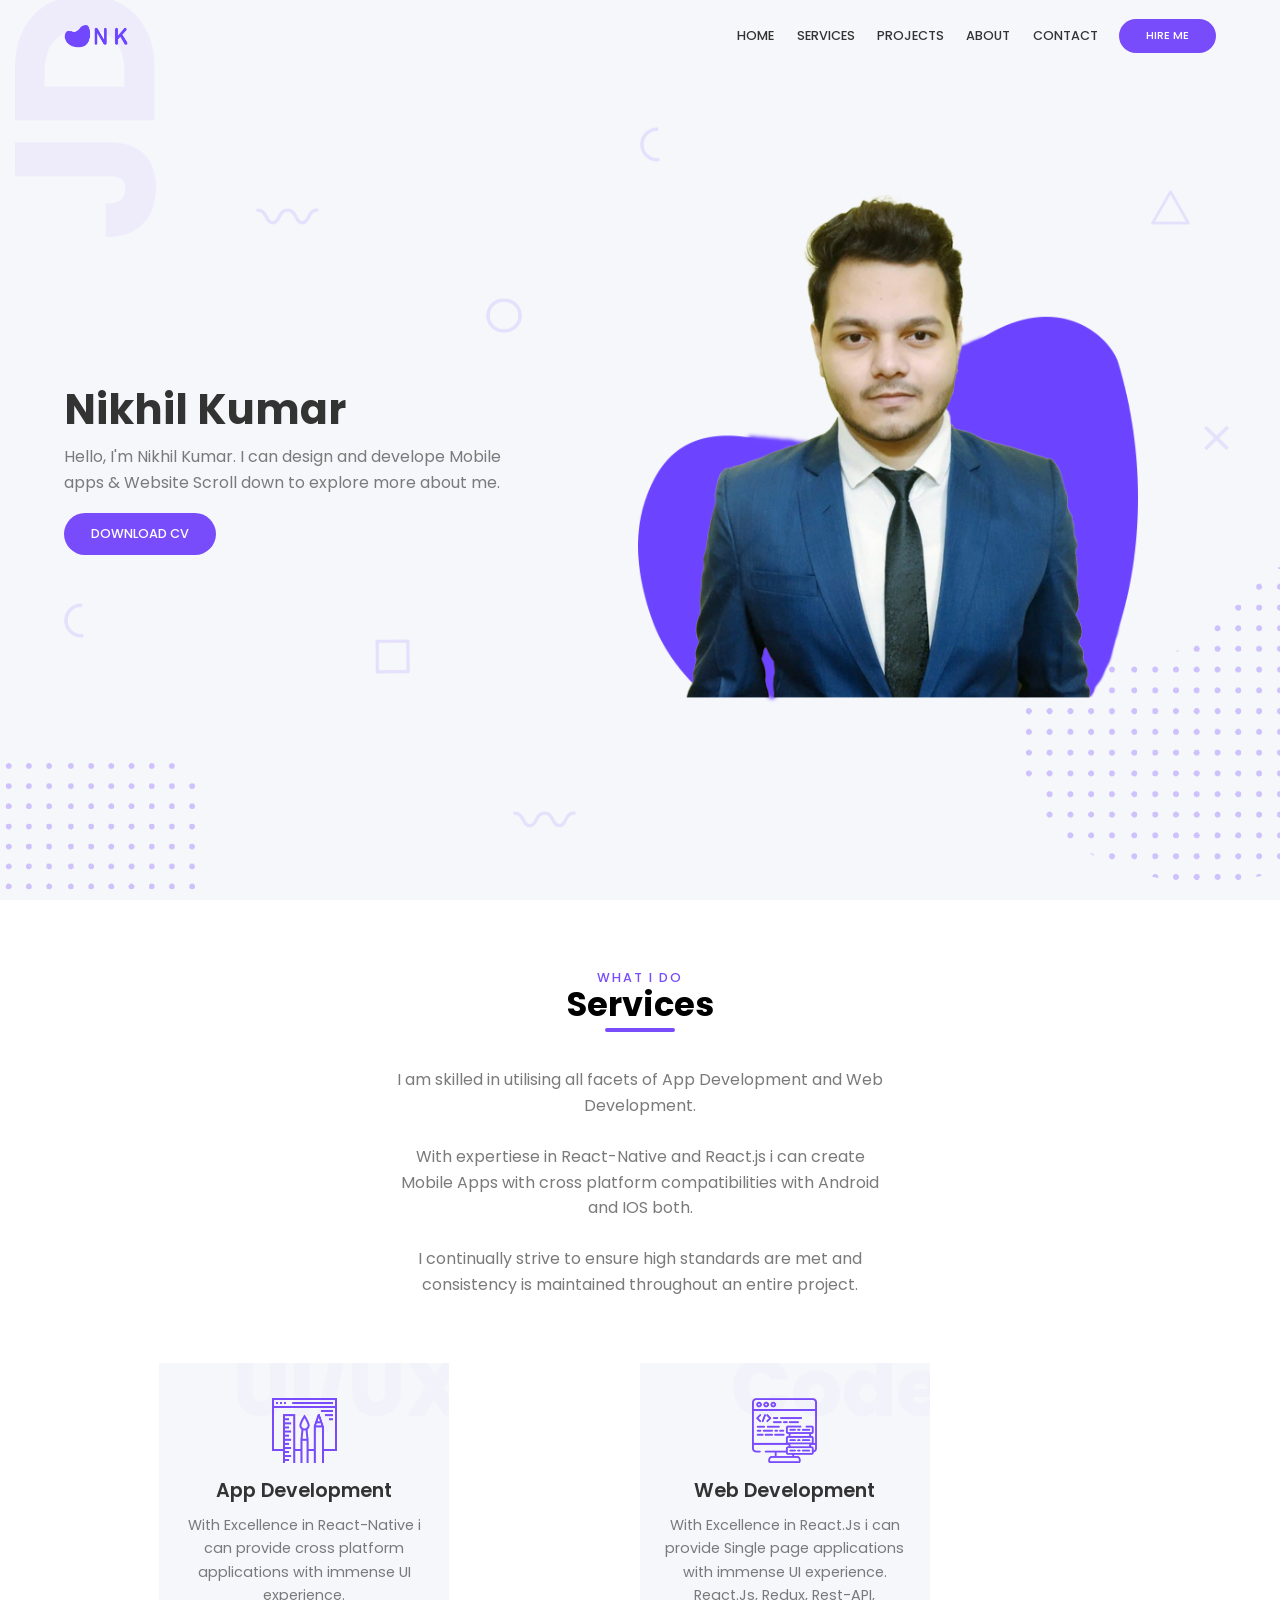
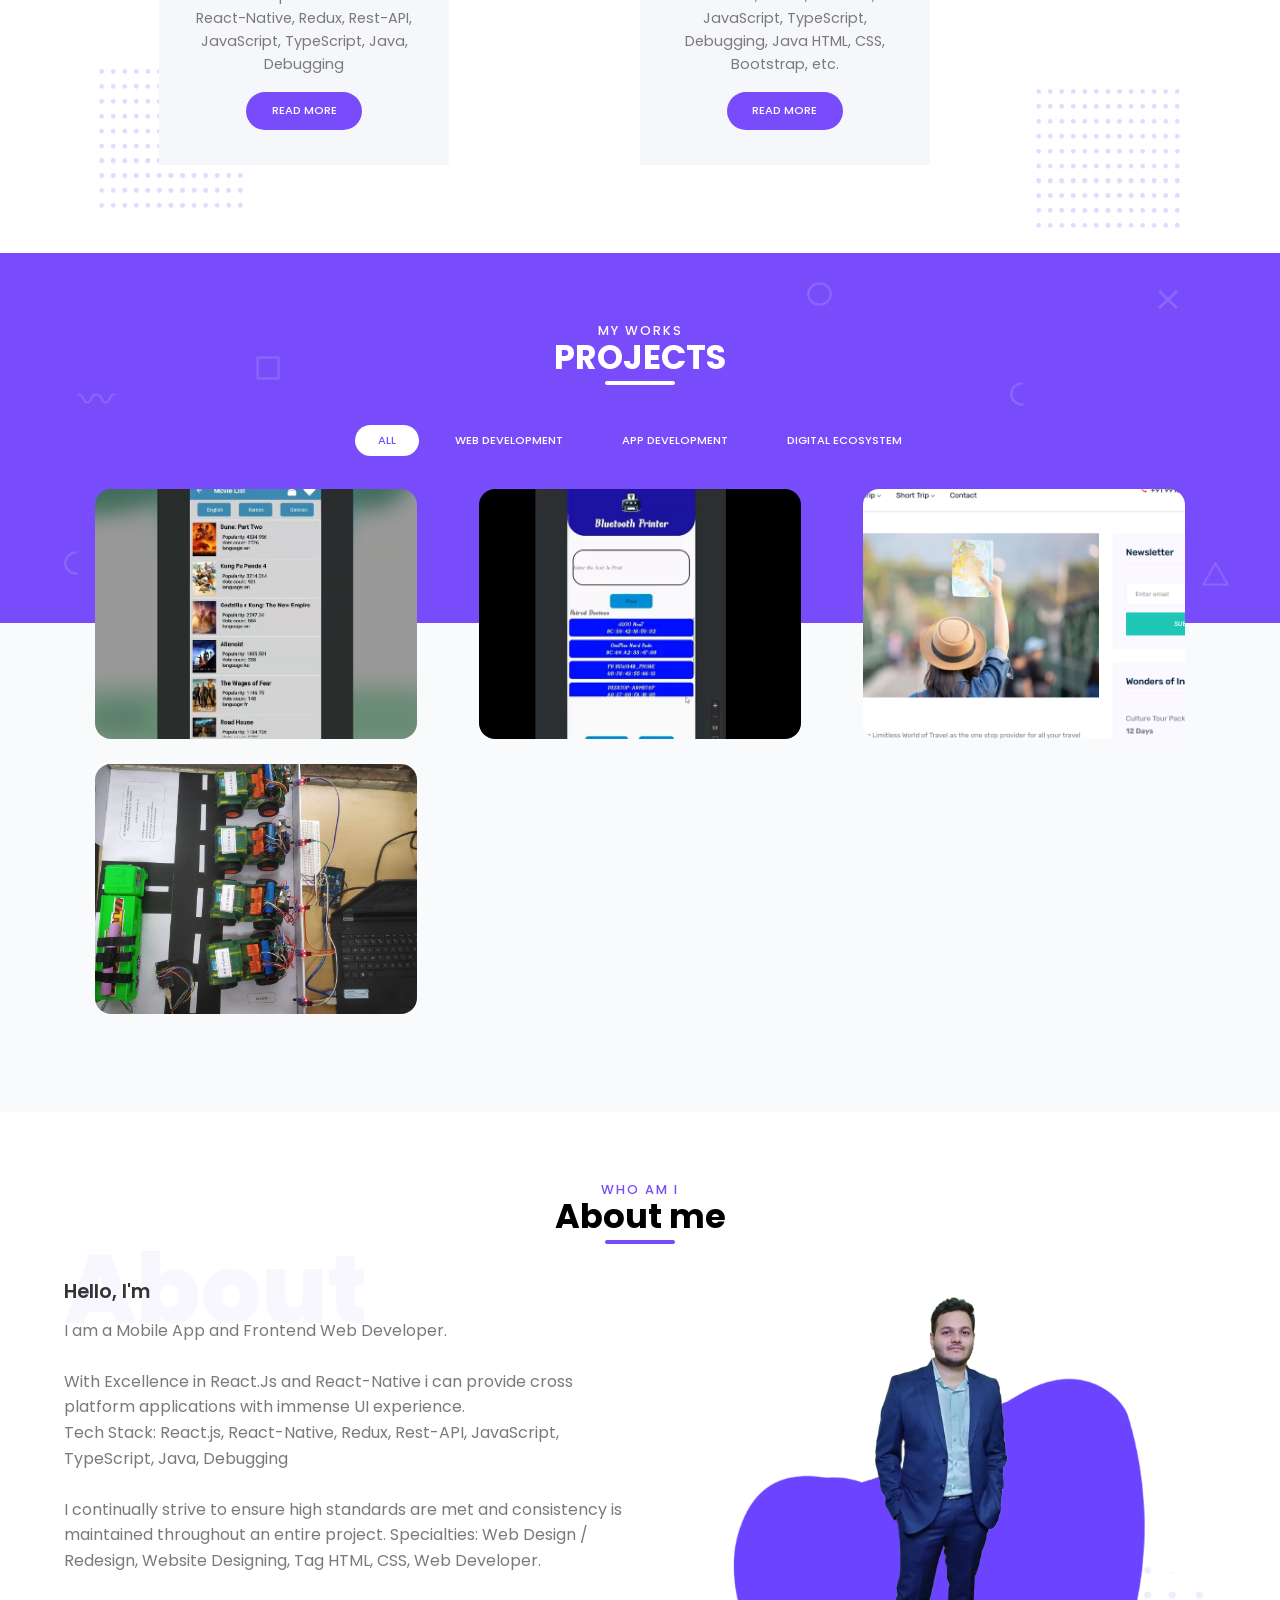
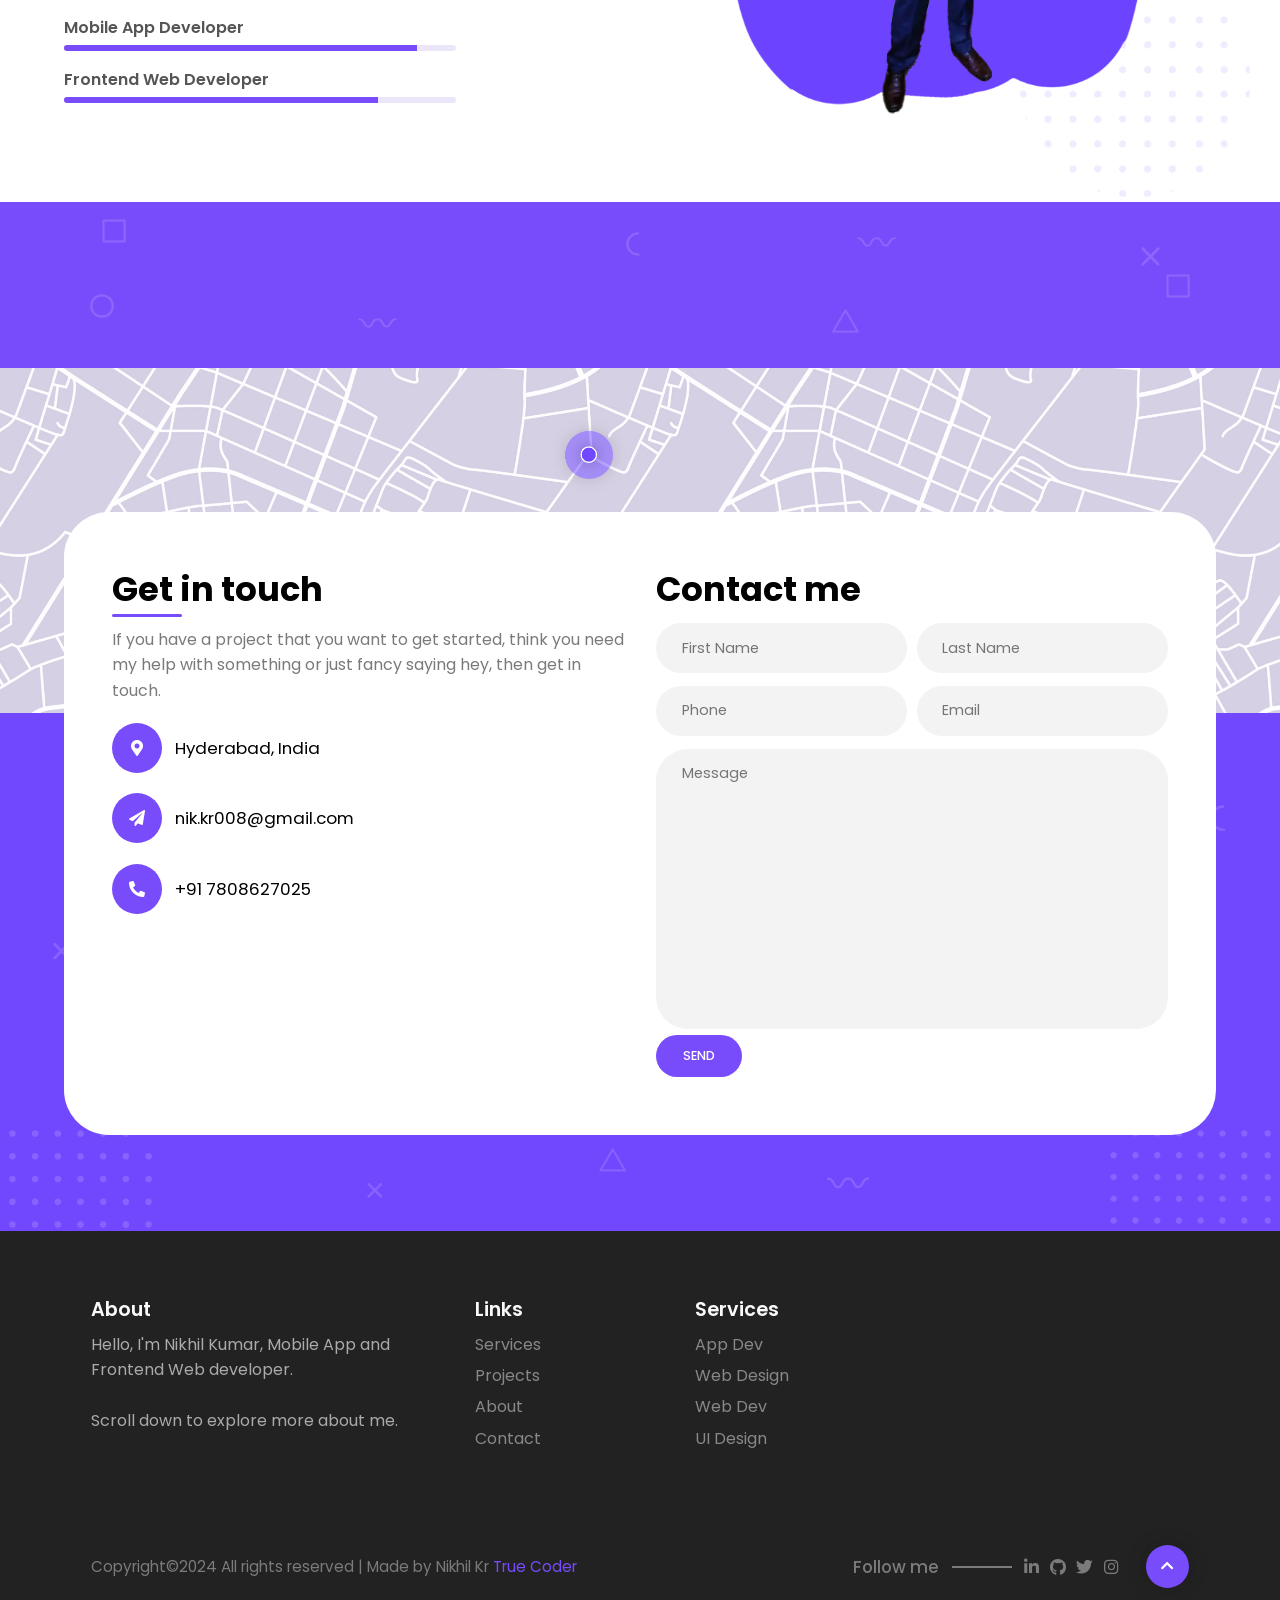
<file: index.html>
<!DOCTYPE html>
<html lang="en">
  <head>
    <meta charset="UTF-8" />
    <meta name="viewport" content="width=device-width, initial-scale=1.0" />
    <title>Nikhil Kumar</title>
    <link
      rel="stylesheet"
      href="https://cdnjs.cloudflare.com/ajax/libs/font-awesome/5.15.1/css/all.min.css"
    />
    <link
      rel="stylesheet"
      href="https://unpkg.com/swiper/swiper-bundle.min.css"
    />
    <link rel="stylesheet" href="./css/style.css" />
  </head>
  <body>
    <main>
      <header id="header">
        <div class="overlay overlay-lg">
          <img src="./img/shapes/square.png" class="shape square" alt="" />
          <img src="./img/shapes/circle.png" class="shape circle" alt="" />
          <img src="./img/shapes/half-circle.png" class="shape half-circle1" alt="" />
          <img src="./img/shapes/half-circle.png" class="shape half-circle2" alt="" />
          <img src="./img/shapes/x.png" class="shape xshape" alt="" />
          <img src="./img/shapes/wave.png" class="shape wave wave1" alt="" />
          <img src="./img/shapes/wave.png" class="shape wave wave2" alt="" />
          <img src="./img/shapes/triangle.png" class="shape triangle" alt="" />
          <img src="./img/shapes/letters.png" class="letters" alt="" />
          <img src="./img/shapes/points1.png" class="points points1" alt="" />
        </div>

        <nav>
          <div class="container">
            <div class="logo">
              <img src="./img/logo.png" alt="" />
            </div>

            <div class="links">
              <ul>
                <li>
                  <a href="#header">Home</a>
                </li>
                <li>
                  <a href="#services">Services</a>
                </li>
                <li>
                  <a href="#portfolio">Projects</a>
                </li>
                <li>
                  <a href="#about">About</a>
                </li>
                <!-- <li>
                  <a href="#testimonials">Testimonials</a>
                </li> -->
                <li>
                  <a href="#contact">Contact</a>
                </li>
                <li>
                  <a href="#hireme" class="active">Hire me</a>
                </li>
              </ul>
            </div>

            <div class="hamburger-menu">
              <div class="bar"></div>
            </div>
          </div>
        </nav>

        <div class="header-content">
          <div class="container grid-2">
            <div class="column-1">
              <h1 class="header-title">Nikhil Kumar</h1>
              <p class="text">
                Hello, I'm Nikhil Kumar. I can design and develope Mobile apps & Website
                Scroll down to explore more about me.
              </p>
              <a href="data/resume.pdf" class="btn">Download CV</a>
            </div>

            <div class="column-2 image">
              <img
                src="./img/shapes/points2.png"
                class="points points2"
                alt=""
              />
              <img src="./img/person.png" class="img-element z-index" alt="" />
            </div>
          </div>
        </div>
      </header>

      <section class="services section" id="services">
        <div class="container">
          <div class="section-header">
            <h3 class="title" data-title="What I Do">Services</h3>
            <p class="text">
              <br>
              I am skilled in utilising all facets of App Development and Web Development.
              <br><br>
              With expertiese in React-Native and React.js i can create
              <br>
              Mobile Apps with cross platform compatibilities with Android and IOS both.
              <br><br>
              I continually strive to ensure high standards are met and consistency is maintained throughout an entire project.
              <br><br>
            </p>
          </div>

          <div class="cards">
            <div class="card-wrap">
              <img
                src="./img/shapes/points3.png"
                class="points points1 points-sq"
                alt=""
              />
              <div class="card" data-card="UI/UX">
                <div class="card-content z-index">
                  <img src="./img/design-icon.png" class="icon" alt="" />
                  <h3 class="title-sm">App Development</h3>
                  <p class="text">
                    With Excellence in React-Native i can provide cross platform applications with immense UI experience.
                    <br>
                    React-Native, Redux, Rest-API, JavaScript, TypeScript, Java, Debugging
                  </p>
                  <a href="#" class="btn small">Read more</a>
                </div>
              </div>
            </div>

            <div class="card-wrap">
              <div class="card" data-card="Code">
                <div class="card-content z-index">
                  <img src="./img/code-icon.png" class="icon" alt="" />
                  <h3 class="title-sm">Web Development</h3>
                  <p class="text">
                    With Excellence in React.Js i can provide Single page applications with immense UI experience.
                    <br>
                    React.Js, Redux, Rest-API, JavaScript, TypeScript, Debugging, Java
                    HTML, CSS, Bootstrap, etc.
                  </p>
                  <a href="#" class="btn small">Read more</a>
                </div>
              </div>
            </div>

            <div class="card-wrap">
              <img
                src="./img/shapes/points3.png"
                class="points points2 points-sq"
                alt=""
              />
            </div>
          </div>
        </div>
      </section>

      <section class="portfolio section" id="portfolio">
        <div class="background-bg">
          <div class="overlay overlay-sm">
            <img
              src="./img/shapes/half-circle.png"
              class="shape half-circle1"
              alt=""
            />
            <img
              src="./img/shapes/half-circle.png"
              class="shape half-circle2"
              alt=""
            />
            <img src="./img/shapes/square.png" class="shape square" alt="" />
            <img src="./img/shapes/wave.png" class="shape wave" alt="" />
            <img src="./img/shapes/circle.png" class="shape circle" alt="" />
            <img
              src="./img/shapes/triangle.png"
              class="shape triangle"
              alt=""
            />
            <img src="./img/shapes/x.png" class="shape xshape" alt="" />
          </div>
        </div>

        <div class="container">
          <div class="section-header">
            <h3 class="title" data-title="My works">PROJECTS</h3>
          </div>

          <div class="section-body">
            <div class="filter">
              <button class="filter-btn active" data-filter="*">All</button>
              <button class="filter-btn" data-filter=".webdev">web Development</button>
              <button class="filter-btn" data-filter=".appdev">App Development</button>
              <button class="filter-btn" data-filter=".digital">Digital ecosystem</button>
<!--              <button class="filter-btn" data-filter=".logo-design">Logo Design</button>      -->
            </div>

            <div class="grid">
              
              <div class="grid-item appdev">
                <div class="gallery-image">
                  <img src="./img/portfolio/moviesApp.png" alt="" />
                  <div class="img-overlay">
                    <div class="plus"></div>
                    <div class="img-description">
                      <h3>Movies Suggestion App</h3>
                      <h5>View Demo</h5>
                    </div>
                  </div>
                </div>
              </div>

              <div class="grid-item appdev">
                <div class="gallery-image">
                  <img src="./img/portfolio/bluetoothPrinter.png" alt="" />
                  <div class="img-overlay">
                    <div class="plus"></div>
                    <div class="img-description">
                      <h3>Bluetooth Thermal Printer</h3>
                      <h5>View Demo</h5>
                    </div>
                  </div>
                </div>
              </div>
      
              <div class="grid-item webdev">
                <div class="gallery-image">
                  <img src="./img/portfolio/port1.png" alt="" />
                  <div class="img-overlay">
                    <div class="plus"></div>
                    <div class="img-description">
                      <h3>Travel website</h3>
                      <h5>View Demo</h5>
                    </div>
                  </div>
                </div>
              </div>

              <div class="grid-item digital">
                <div class="gallery-image">
                  <img src="./img/portfolio/port2.jpg" alt="" />
                  <div class="img-overlay">
                    <div class="plus"></div>
                    <div class="img-description">
                      <h3>Digital Ecosystem</h3>
                      <h5>View Demo</h5>
                    </div>
                  </div>
                </div>
              </div>
            </div>

            <!-- <div class="more-folio">
              <a href="#" class="btn">More Folio</a>
            </div> -->
          </div>
        </div>
      </section>

      <section class="about section" id="about">
        <div class="container">
          <div class="section-header">
            <h3 class="title" data-title="Who Am I">About me</h3>
          </div>

          <div class="section-body grid-2">
            <div class="column-1">
              <h3 class="title-sm">Hello, I'm</h3>
              <p class="text" style="font-size: 1rem;">
              I am a Mobile App and Frontend Web Developer.
              <br><br>
              With Excellence in React.Js and React-Native i can provide cross platform applications with immense UI experience.
              <br>
              Tech Stack: React.js, React-Native, Redux, Rest-API, JavaScript, TypeScript, Java, Debugging
              <br><br>
              I continually strive to ensure high standards are met and consistency is maintained throughout an entire project. Specialties: Web Design / Redesign, Website Designing,
              Tag HTML, CSS, Web Developer. 
              <br><br>
            </p>
              <div class="skills">
                <div class="skill html">
                  <h3 class="skill-title">Mobile App Developer</h3>
                  <div class="skill-bar">
                    <div class="skill-progress" data-progress="90%"></div>
                  </div>
                </div>
                <div class="skill css">
                  <h3 class="skill-title">Frontend Web Developer</h3>
                  <div class="skill-bar">
                    <div class="skill-progress" data-progress="80%"></div>
                  </div>
                </div>
                <!-- <div class="skill js">
                  <h3 class="skill-title">JavaScript</h3>
                  <div class="skill-bar">
                    <div class="skill-progress" data-progress="80%"></div>
                  </div>
                </div> -->
              </div>
            </div>

            <div class="column-2 image">
              <img src="./img/shapes/points4.png" class="points" alt="" />
              <img src="./img/about.png" class="z-index" alt="" />
            </div>
          </div>
        </div>
      </section>

      <section class="records">
        <div class="overlay overlay-sm">
          <img src="./img/shapes/square.png" alt="" class="shape square1" />
          <img src="./img/shapes/square.png" alt="" class="shape square2" />
          <img src="./img/shapes/circle.png" alt="" class="shape circle" />
          <img
            src="./img/shapes/half-circle.png"
            alt=""
            class="shape half-circle"
          />
          <img src="./img/shapes/wave.png" alt="" class="shape wave wave1" />
          <img src="./img/shapes/wave.png" alt="" class="shape wave wave2" />
          <img src="./img/shapes/x.png" alt="" class="shape xshape" />
          <img src="./img/shapes/triangle.png" alt="" class="shape triangle" />
        </div>

      <!--  <div class="container">
          <div class="wrap">
            <div class="record-circle">
              <h2 class="number" data-num="235">0</h2>
              <h4 class="sub-title">portfolio</h4>
            </div>
          </div>

          <div class="wrap">
            <div class="record-circle active">
              <h2 class="number" data-num="174">0</h2>
              <h4 class="sub-title">Happy Clients</h4>
            </div>
          </div>

          <div class="wrap">
            <div class="record-circle">
              <h2 class="number" data-num="892">0</h2>
              <h4 class="sub-title">Work Hour</h4>
            </div>
          </div>

          <div class="wrap">
            <div class="record-circle">
              <h2 class="number" data-num="368">0</h2>
              <h4 class="sub-title">Awards</h4>
            </div>
          </div>
        </div>-->
      </section>

      <!--<section class="blog section">
        <div class="container">
          <div class="section-header">
            <h3 class="title" data-title="Last News">My blog</h3>
            <p class="text">
              Lorem ipsum dolor sit amet consectetur, adipisicing elit. Illo,
              deserunt?
            </p>
          </div>

          <div class="blog-wrapper">
            <div class="blog-wrap">
              <img
                src="./img/shapes/points3.png"
                alt=""
                class="points points-sq"
              />

              <div class="blog-card">
                <div class="blog-image">
                  <img src="./img/blog1.png" alt="" />
                </div>

                <div class="blog-content">
                  <div class="blog-info">
                    <h5 class="blog-date">March, 19 2020</h5>
                    <h5 class="blog-user"><i class="fas fa-user"></i>Admin</h5>
                  </div>
                  <h3 class="title-sm">This is a short title</h3>
                  <p class="blog-text">
                    Lorem ipsum, dolor sit amet elit. rem poimus? Tempora
                    expedita eos autem! Lorem ipsum, dolor sit met.
                  </p>
                  <a href="#" class="btn small">Read more</a>
                </div>
              </div>
            </div>

            <div class="blog-wrap">
              <div class="blog-card">
                <div class="blog-image">
                  <img src="./img/blog2.png" alt="" />
                </div>

                <div class="blog-content">
                  <div class="blog-info">
                    <h5 class="blog-date">August, 02 2020</h5>
                    <h5 class="blog-user"><i class="fas fa-user"></i>Admin</h5>
                  </div>
                  <h3 class="title-sm">This is a short title</h3>
                  <p class="blog-text">
                    Lorem ipsum, dolor sit amet elit. Sint atque culpa repellat
                    sunt sit amet nobis! Lorem ipsum dolor sit amet.
                  </p>
                  <a href="#" class="btn small">Read more</a>
                </div>
              </div>
            </div>

            <div class="blog-wrap">
              <div class="blog-card">
                <div class="blog-image">
                  <img src="./img/blog3.png" alt="" />
                </div>

                <div class="blog-content">
                  <div class="blog-info">
                    <h5 class="blog-date">December, 12 2020</h5>
                    <h5 class="blog-user"><i class="fas fa-user"></i>Admin</h5>
                  </div>
                  <h3 class="title-sm">This is a short title</h3>
                  <p class="blog-text">
                    Lorem ipsum dolor sit, amet elit. enim numquam, laborum
                    earum? Lorem ipsum dolor sit amet.
                  </p>
                  <a href="#" class="btn small">Read more</a>
                </div>
              </div>
            </div>
          </div>
        </div>
      </section>-->

      <!-- <section class="testimonials section" id="testimonials">
        <div class="container">
          <div class="section-header">
            <h3 class="title" data-title="What People Say">Testimonials</h3>
          </div>

          <div class="testi-content grid-2">
            <div class="column-1 reviews">
              <div class="swiper-container">
                <div class="swiper-wrapper">
                  <div class="swiper-slide review">
                    <i class="fas fa-quote-left quote"></i>
                    <div class="rate">
                      <i class="fas fa-star"></i>
                      <i class="fas fa-star"></i>
                      <i class="fas fa-star"></i>
                      <i class="fas fa-star"></i>
                      <i class="fas fa-star"></i>
                    </div>

                    <p class="review-text">
                      Lorem, ipsum dolor sit amet consectetur adipisicing elit.
                      Laudantium adipisci veniam debitis quas, sapiente
                      repellendus mollitia. Laboriosam labore voluptate quos?
                    </p>

                    <div class="review-info">
                      <h3 class="review-name">Matias Butt</h3>
                      <h5 class="review-job">Photographer, Paris</h5>
                    </div>
                  </div>

                  <div class="swiper-slide review">
                    <i class="fas fa-quote-left quote"></i>
                    <div class="rate">
                      <i class="fas fa-star"></i>
                      <i class="fas fa-star"></i>
                      <i class="fas fa-star"></i>
                      <i class="fas fa-star"></i>
                      <i class="fas fa-star"></i>
                    </div>

                    <p class="review-text">
                      Lorem ipsum dolor, sit amet consectetur adipisicing elit.
                      Fugiat voluptate consequatur aut tenetur fugit error
                      molestiae quaerat ex odio rem?
                    </p>

                    <div class="review-info">
                      <h3 class="review-name">Romeo Herbert</h3>
                      <h5 class="review-job">CEO, Munich</h5>
                    </div>
                  </div>

                  <div class="swiper-slide review">
                    <i class="fas fa-quote-left quote"></i>
                    <div class="rate">
                      <i class="fas fa-star"></i>
                      <i class="fas fa-star"></i>
                      <i class="fas fa-star"></i>
                      <i class="fas fa-star"></i>
                      <i class="fas fa-star"></i>
                    </div>

                    <p class="review-text">
                      Lorem ipsum dolor sit amet consectetur adipisicing elit.
                      Cupiditate voluptatum enim nemo quod amet dolorum aliquam,
                      sapiente omnis eaque consectetur.
                    </p>

                    <div class="review-info">
                      <h3 class="review-name">Jack Costa</h3>
                      <h5 class="review-job">Director of THR, London</h5>
                    </div>
                  </div>

                  <div class="swiper-slide review">
                    <i class="fas fa-quote-left quote"></i>
                    <div class="rate">
                      <i class="fas fa-star"></i>
                      <i class="fas fa-star"></i>
                      <i class="fas fa-star"></i>
                      <i class="fas fa-star"></i>
                      <i class="fas fa-star"></i>
                    </div>

                    <p class="review-text">
                      Lorem ipsum dolor sit amet consectetur, adipisicing elit.
                      Perspiciatis ab incidunt, dicta quam inventore ipsum
                      dolor. Consectetur nam incidunt error!
                    </p>

                    <div class="review-info">
                      <h3 class="review-name">Reiss Mccartney</h3>
                      <h5 class="review-job">Engineer, San Francisco</h5>
                    </div>
                  </div>
                </div>

                <div class="review-nav swiper-button-prev">
                  <i class="fas fa-long-arrow-alt-left"></i>
                </div>
                <div class="review-nav swiper-button-next">
                  <i class="fas fa-long-arrow-alt-right"></i>
                </div>
              </div>
            </div>

            <div class="column-2 image">
              <img src="./img/testi.png" alt="" class="img-element" />
            </div>
          </div>
        </div>
      </section> -->

      <section class="contact" id="contact">
        <div class="container">
          <div class="contact-box">
            <div class="contact-info">
              <h3 class="title">Get in touch</h3>
              <p class="text">
                If you have a project that you want to get started, think you need my help with something or just fancy saying hey, then get in touch.
              </p>
              <div class="information-wrap">
                <div class="information">
                  <div class="contact-icon">
                    <i class="fas fa-map-marker-alt"></i>
                  </div>
                  <p class="info-text">Hyderabad, India</p>
                </div>

                <div class="information">
                  <div class="contact-icon">
                    <i class="fas fa-paper-plane"></i>
                  </div>
                  <p class="info-text">nik.kr008@gmail.com</p>
                </div>

                <div class="information">
                  <div class="contact-icon">
                    <i class="fas fa-phone-alt"></i>
                  </div>
                  <p class="info-text">+91 7808627025</p>
                </div>
              </div>
            </div>

            <div class="contact-form">
              <h3 class="title">Contact me</h3>
              <div class="row">
                <input
                  type="text"
                  class="contact-input"
                  placeholder="First Name"
                />
                <input
                  type="text"
                  class="contact-input"
                  placeholder="Last Name"
                />
              </div>

              <div class="row">
                <input type="text" class="contact-input" placeholder="Phone" />
                <input type="email" class="contact-input" placeholder="Email" />
              </div>

              <div class="row">
                <textarea
                  name="message"
                  class="contact-input textarea"
                  placeholder="Message"
                ></textarea>
              </div>
              <a href="#" class="btn">Send</a>
            </div>
          </div>
        </div>
      </section>

      <!-- <section class="hireme" id="hireme">
        <div class="container">
          <h3 class="title">Let's talk about a project</h3>
          <p class="text">
            If you have a project that you want to get started, think you need my help with something or just fancy saying hey, then get in touch.
              
          </p>
          <a href="#" class="btn">Hire me</a>
        </div>
      </section> -->
    </main>

    <footer class="footer">
      <div class="container">
        <div class="grid-4">
          <div class="grid-4-col footer-about">
            <h3 class="title-sm">About</h3>
            <p class="text">
              Hello, I'm Nikhil Kumar, Mobile App and Frontend Web developer.
              <br><br>
              Scroll down to explore more about me.
            </p>
          </div>

          <div class="grid-4-col footer-links">
            <h3 class="title-sm">Links</h3>
            <ul>
              <li>
                <a href="#services">Services</a>
              </li>
              <li>
                <a href="#portfolio">Projects</a>
              </li>
              <li>
                <a href="#about">About</a>
              </li>
              <!-- <li>
                <a href="#testimonials">Testimonials</a>
              </li> -->
              <li>
                <a href="#contact">Contact</a>
              </li>
            </ul>
          </div>

          <div class="grid-4-col footer-links">
            <h3 class="title-sm">Services</h3>
            <ul>
              <li>
                <a href="#">App Dev</a>
              </li>
              <li>
                <a href="#">Web Design</a>
              </li>
              <li>
                <a href="#">Web Dev</a>
              </li>
              <li>
                <a href="#">UI Design</a>
              </li>
            </ul>
          </div>

          <!--<div class="grid-4-col footer-newstletter">
            <h3 class="title-sm">Subscribe</h3>
            <p class="text">
              Lorem ipsum dolor, sit amet ipsum dolor sit amet.
            </p>
            <div class="footer-input-wrap">
              <input type="email" class="footer-input" placeholder="Email" />
              <a href="#" class="input-arrow">
                <i class="fas fa-angle-right"></i>
              </a>
            </div>
          </div>-->
        </div>

        <div class="bottom-footer">
          <div class="copyright">
            <p class="text">
              Copyright&copy;2024 All rights reserved | Made by Nikhil Kr
              <span>True Coder</span>
            </p>
          </div>

          <div class="followme-wrap">
            <div class="followme">
              <h3>Follow me</h3>
              <span class="footer-line"></span>
              <div class="social-media">
                <a href="https://www.linkedin.com/in/nikhil-kumar-523978179/">
                  <i class="fab fa-linkedin-in"></i>
                </a>
                <a href="https://github.com/nikkr008">
                  <i class="fab fa-github"></i>
                </a>
                <a href="https://twitter.com/nik102030">
                  <i class="fab fa-twitter"></i>
                </a>
                <a href="https://www.instagram.com/its_nik._/?hl=en">
                  <i class="fab fa-instagram"></i>
                </a>
                
              </div>
            </div>

            <div class="back-btn-wrap">
              <a href="#" class="back-btn">
                <i class="fas fa-chevron-up"></i>
              </a>
            </div>
          </div>
        </div>
      </div>
    </footer>

    <script src="https://cdnjs.cloudflare.com/ajax/libs/jquery/3.5.1/jquery.min.js"></script>
    <script src="./js/isotope.pkgd.min.js"></script>
    <script src="https://unpkg.com/swiper/swiper-bundle.min.js"></script>
    <script src="./js/app.js"></script>
  </body>
</html>
</file>
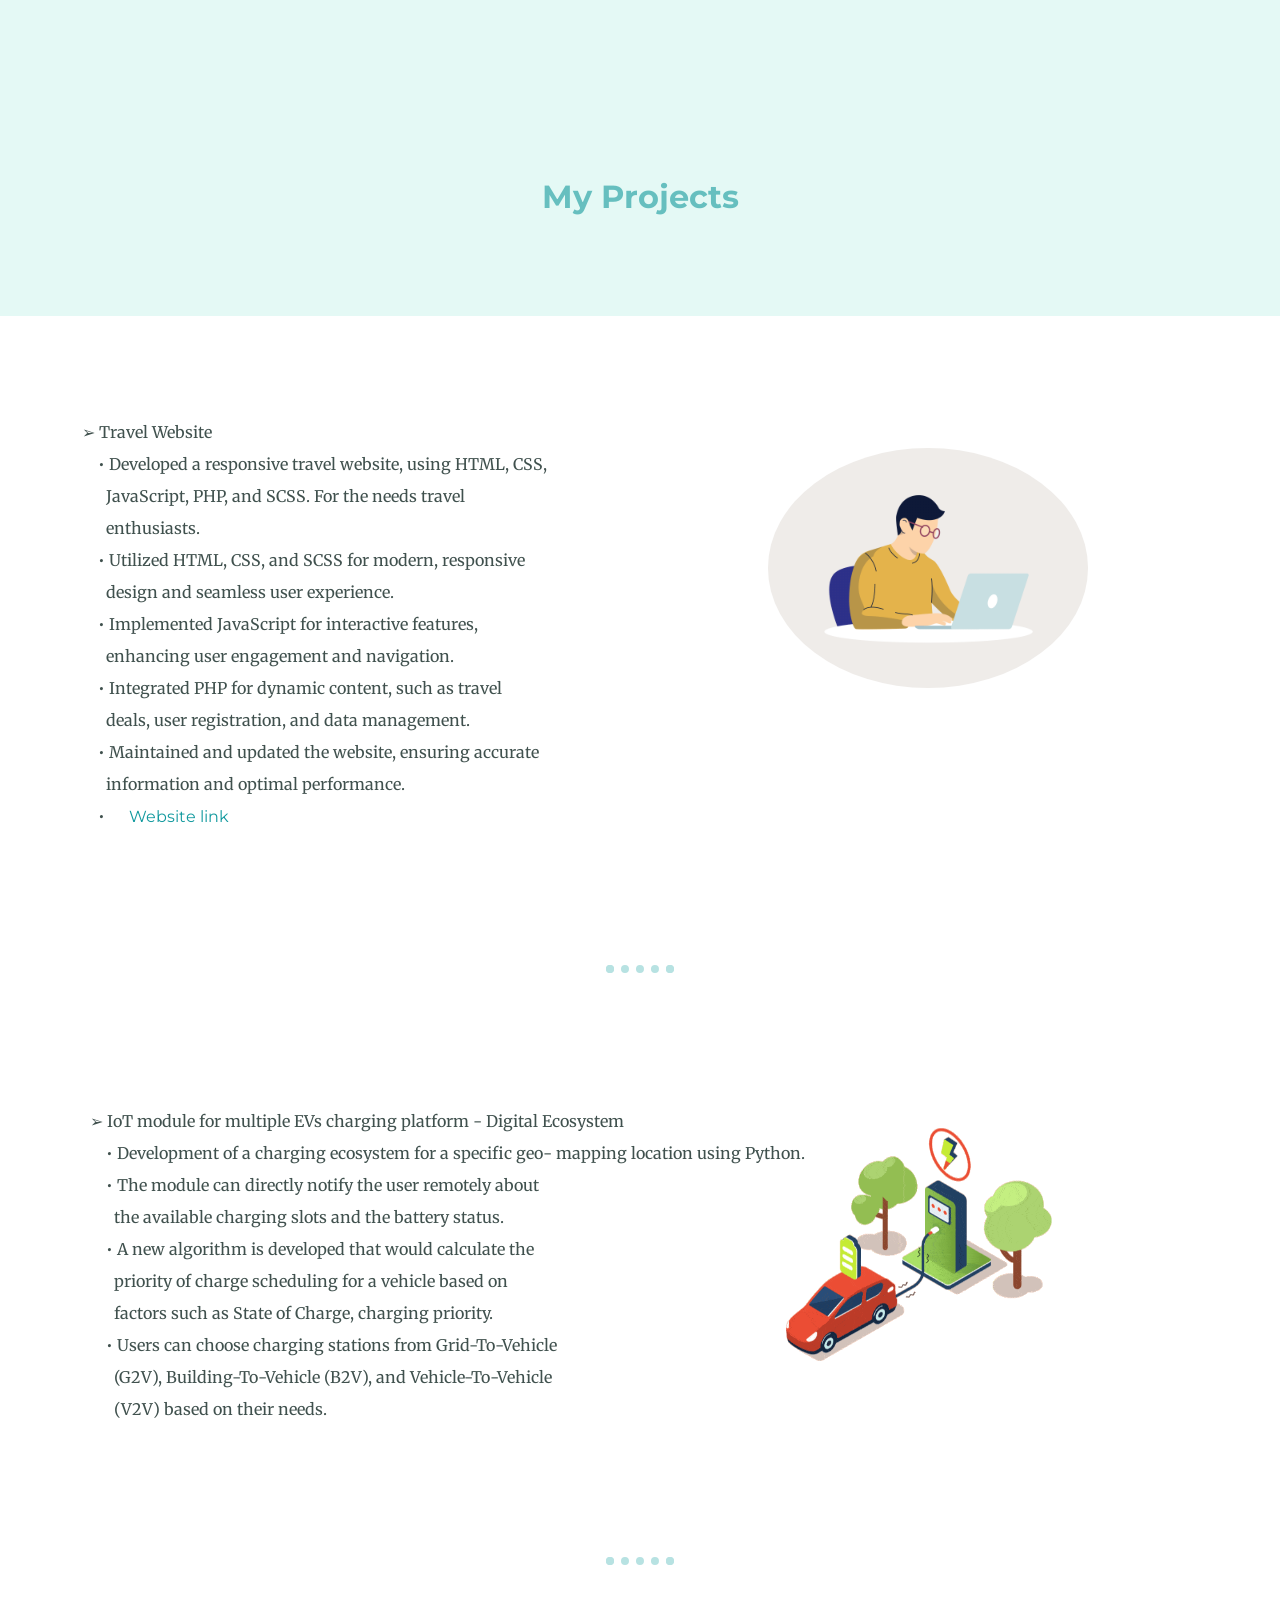
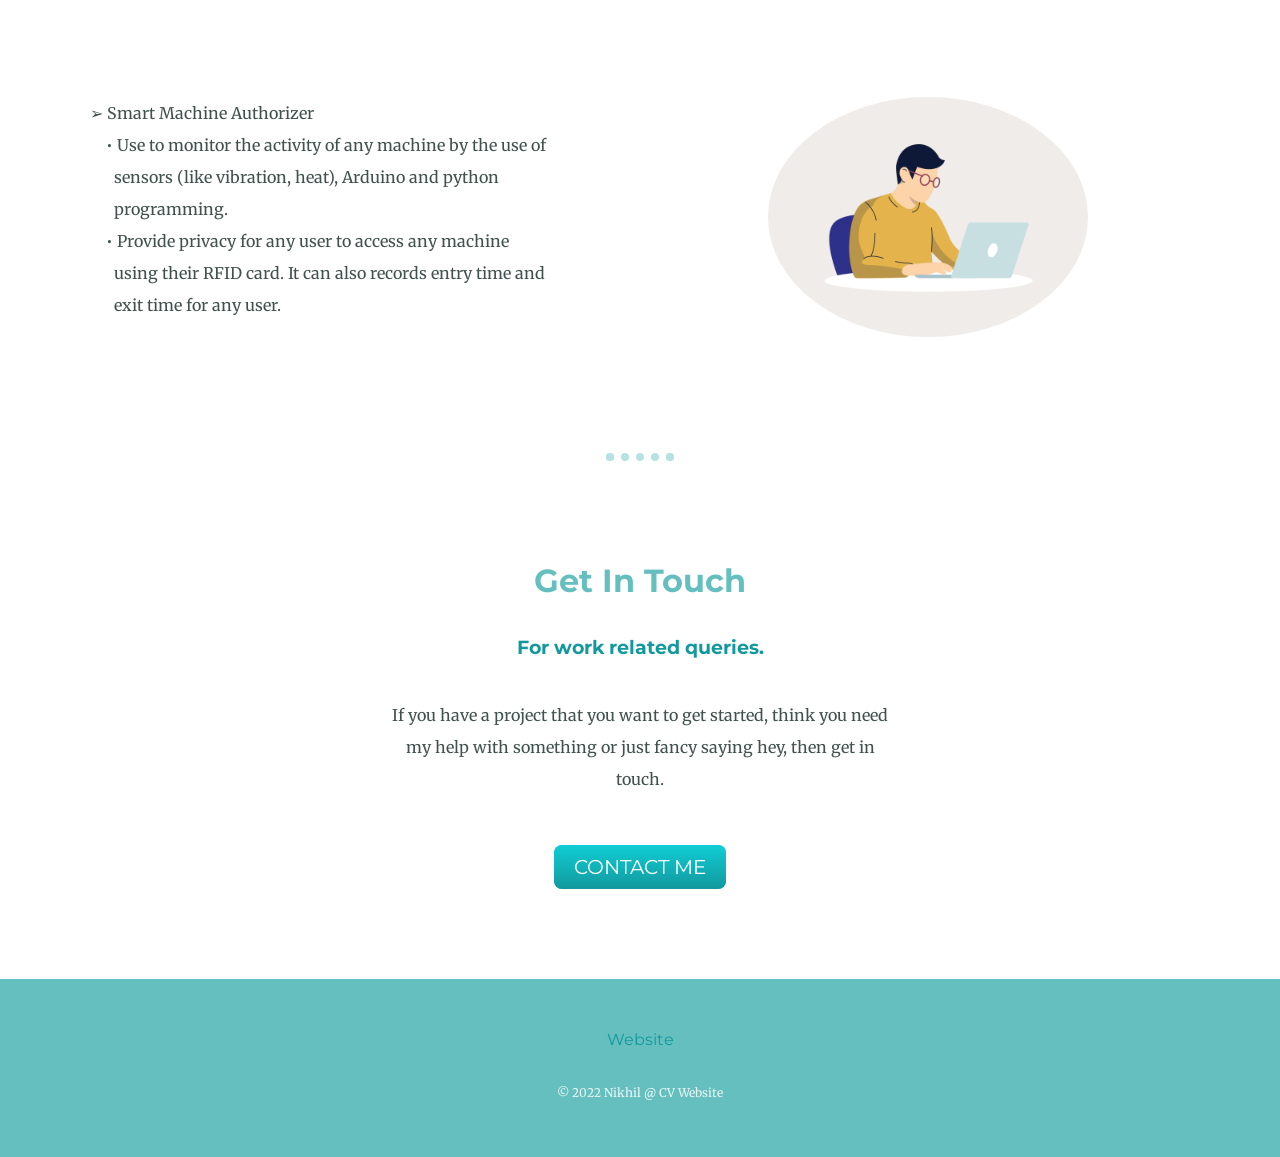
<file: Projects.html>
<!DOCTYPE html>
<html>
<head>
    <meta charset="UTF-8">
    <title>My Projects</title>
    <link rel="stylesheet" href="styles.css">
    <link href="https://fonts.googleapis.com/css?family=Merriweather|Montserrat|Sacramento" rel="stylesheet">
</head>
<body>
    <div class="top-container">
      <h2 class="project">My Projects</h2>
    </div>
    <div class="middle-container">
      <img class="working-img" src="images/working.gif" alt="working-img">
      <pre class="project_content">
        ➢ Travel Website
            • Developed a responsive travel website, using HTML, CSS,
              JavaScript, PHP, and SCSS. For the needs travel
              enthusiasts.
            • Utilized HTML, CSS, and SCSS for modern, responsive
              design and seamless user experience.
            • Implemented JavaScript for interactive features,
              enhancing user engagement and navigation.
            • Integrated PHP for dynamic content, such as travel
              deals, user registration, and data management.
            • Maintained and updated the website, ensuring accurate
              information and optimal performance.
            • <a class="footer-link" href="https://nikkr008.github.io/Travel-Site/">Website link</a>
        </pre>
        <hr>
        <img class="ev-img" src="images/ev.gif" alt="ev-img">
        <pre class="project_content">      
          ➢ IoT module for multiple EVs charging platform - Digital Ecosystem
              • Development of a charging ecosystem for a specific geo- mapping location using Python.
              • The module can directly notify the user remotely about
                the available charging slots and the battery status.
              • A new algorithm is developed that would calculate the
                priority of charge scheduling for a vehicle based on
                factors such as State of Charge, charging priority.
              • Users can choose charging stations from Grid-To-Vehicle
                (G2V), Building-To-Vehicle (B2V), and Vehicle-To-Vehicle
                (V2V) based on their needs.
        </pre>
        <hr>
        <img class="working-img" src="images/working.gif" alt="working-img">
        <pre class="project_content">      
          ➢ Smart Machine Authorizer
              • Use to monitor the activity of any machine by the use of
                sensors (like vibration, heat), Arduino and python
                programming.
              • Provide privacy for any user to access any machine
                using their RFID card. It can also records entry time and
                exit time for any user.
        </pre>
        <hr>
        <div class="contact-me">
          <h2>Get In Touch</h2>
          <h3>For work related queries.</h3>
          <p class="contact-message">If you have a project that you want to get started, think you need my help with something or just fancy saying hey, then get in touch.</p>
          <a class="btn" href="mailto:nik.kr008@gmail.com">CONTACT ME</a>
        </div>
    </div>
    
    <div class="bottom-container">
      <a class="footer-link" href="https://nikkr008.github.io/Personal-site/">Website</a>
      <p class="copyright">© 2022 Nikhil @ CV Website</p>
    </div>   
         
</body>
</html>
</file>
<file: css/style.css>
@import url("https://fonts.googleapis.com/css2?family=Poppins:wght@100;200;300;400;500;600;700;800;900&display=swap");

:root {
  --dark-one: #333;
  --dark-two: #7a7a7a;
  --main-color: #784cfb;
  --light-one: #fff;
  --light-two: #f9fafb;
  --light-three: #f6f7fb;
}

/* Genral Styles */

*,
*::before,
*::after {
  margin: 0;
  padding: 0;
  box-sizing: border-box;
}

html {
  scroll-behavior: smooth;
}

body,
button,
input,
textarea {
  font-family: "Poppins", sans-serif;
}

a {
  text-decoration: none;
}

ul {
  list-style: none;
}

img {
  width: 100%;
}

.container {
  position: relative;
  z-index: 5;
  max-width: 92rem;
  padding: 0 4rem;
  margin: 0 auto;
}

.stop-scrolling {
  height: 100%;
  overflow: hidden;
}

.grid-2 {
  display: grid;
  grid-template-columns: repeat(2, 1fr);
  align-items: center;
  justify-content: center;
}

.text {
  font-size: 1.25rem;
  color: var(--dark-two);
  line-height: 1.6;
}

.column-1 {
  margin-right: 1.5rem;
}

.column-2 {
  margin-left: 1.5rem;
}

.image {
  position: relative;
  display: flex;
  align-items: center;
  justify-content: center;
}

.z-index {
  position: relative;
  z-index: 2;
}

.overlay {
  position: absolute;
  width: 100%;
  height: 100%;
  overflow: hidden;
  top: 0;
  left: 0;
}

.overlay .shape {
  width: initial;
  opacity: 0.13;
  position: absolute;
}

.overlay.overlay-lg .shape {
  height: 55px;
}

.overlay.overlay-lg .shape.wave {
  height: initial;
  width: 88px;
}

.overlay.overlay-lg .shape.xshape {
  height: 38px;
}

.overlay.overlay-sm .shape {
  filter: brightness(0) invert(1);
  opacity: 0.15;
  height: 40px;
}

.overlay.overlay-sm .shape.wave {
  height: initial;
  width: 70px;
}

.overlay.overlay-sm .shape.xshape {
  height: 30px;
}

.points {
  opacity: 0.3;
  position: absolute;
}

.section {
  padding: 7rem 0;
  overflow: hidden;
}

.section-header {
  text-align: center;
  margin-bottom: 1.5rem;
}

.title {
  position: relative;
  display: inline-block;
  padding-bottom: 1rem;
  line-height: 1;
  font-size: 2.8rem;
  margin-bottom: 0.6rem;
}

.title:before {
  content: attr(data-title);
  display: block;
  margin-bottom: 0.4rem;
  color: var(--main-color);
  font-size: 1.15rem;
  font-weight: 500;
  text-transform: uppercase;
  letter-spacing: 3px;
}

.title:after {
  content: "";
  position: absolute;
  width: 90px;
  height: 5px;
  border-radius: 3px;
  background-color: var(--main-color);
  bottom: 0;
  left: 50%;
  transform: translateX(-50%);
}

.section-header .text {
  max-width: 600px;
  margin: 0 auto;
}

.title-sm {
  color: var(--dark-one);
  font-weight: 600;
  font-size: 1.6rem;
}

.points-sq {
  width: 210px;
}

.btn {
  display: inline-block;
  padding: 0.85rem 2rem;
  background-color: var(--main-color);
  color: var(--light-one);
  border-radius: 2rem;
  font-size: 1.05rem;
  text-transform: uppercase;
  font-weight: 500;
  transition: 0.3s;
}

.btn:hover {
  background-color: #6b44e0;
}

.btn.small {
  padding: 0.7rem 1.8rem;
  font-size: 1rem;
}

/* End Genral Styles */

/* Header */

header {
  width: 100%;
  background-color: var(--light-three);
  overflow: hidden;
  position: relative;
}

nav {
  width: 100%;
  position: relative;
  z-index: 50;
}

nav .container {
  display: flex;
  justify-content: space-between;
  height: 6rem;
  align-items: center;
}

.logo {
  width: 80px;
  display: flex;
  align-items: center;
}

.links ul {
  display: flex;
}

.links a {
  display: inline-block;
  padding: 0.9rem 1.2rem;
  color: var(--dark-one);
  font-size: 1.05rem;
  text-transform: uppercase;
  font-weight: 500;
  line-height: 1;
  transition: 0.3s;
}

.links a.active {
  background-color: var(--main-color);
  color: var(--light-one);
  border-radius: 2rem;
  font-size: 1rem;
  padding: 0.9rem 2.1rem;
  margin-left: 1rem;
}

.links a:hover {
  color: var(--main-color);
}

.links a.active:hover {
  color: var(--light-one);
  background-color: #6b44e0;
}

.hamburger-menu {
  width: 2.7rem;
  height: 3rem;
  z-index: 100;
  position: relative;
  display: none;
  align-items: center;
  justify-content: flex-end;
}

.hamburger-menu .bar {
  position: relative;
  width: 2.1rem;
  height: 3px;
  border-radius: 3px;
  background-color: var(--dark-one);
  transition: 0.5s;
}

.bar:before,
.bar:after {
  content: "";
  position: absolute;
  width: 2.1rem;
  height: 3px;
  border-radius: 3px;
  background-color: var(--dark-one);
  transition: 0.5s;
}

.bar:before {
  transform: translateY(-9px);
}

.bar:after {
  transform: translateY(9px);
}

nav.open .hamburger-menu .bar {
  background-color: transparent;
  transform: rotate(360deg);
}

nav.open .hamburger-menu .bar:before {
  transform: translateY(0) rotate(45deg);
  background-color: var(--light-one);
}

nav.open .hamburger-menu .bar:after {
  transform: translateY(0) rotate(-45deg);
  background-color: var(--light-one);
}

nav.open .links {
  transform: translateX(0);
}

.header-content .container.grid-2 {
  grid-template-columns: 2.5fr 3.5fr;
  min-height: calc(100vh - 6rem);
  padding-bottom: 2.5rem;
  text-align: left;
}

.header-title {
  font-size: 3.8rem;
  line-height: 0.8;
  color: var(--dark-one);
}

.header-content .text {
  margin: 2.15rem 0;
}

.header-content .image .img-element {
  max-width: 750px;
}

header .points1 {
  width: 420px;
  bottom: -75px;
  left: -150px;
}

header .points2 {
  width: 70%;
  top: 65%;
  left: 71%;
}

header .square {
  right: 68%;
  top: 71%;
}

header .triangle {
  right: 7%;
  bottom: 75%;
}

header .xshape {
  right: 4%;
  bottom: 50%;
}

header .half-circle1 {
  left: 50%;
  bottom: 82%;
}

header .half-circle2 {
  left: 5%;
  top: 67%;
}

header .wave1 {
  bottom: 75%;
  left: 20%;
}

header .wave2 {
  bottom: 8%;
  right: 55%;
}

header .circle {
  left: 38%;
  bottom: 63%;
}

.letters {
  position: absolute;
  width: 13.5%;
  top: -5px;
  left: 15px;
  opacity: 0.06;
}

/* End header */

/* Services */

.cards {
  display: flex;
  justify-content: space-around;
  flex-wrap: wrap;
  width: 100%;
}

.card-wrap {
  position: relative;
  margin: 1.7rem 0.8rem;
}

.card {
  position: relative;
  width: 100%;
  max-width: 390px;
  min-height: 520px;
  background-color: var(--light-three);
  display: flex;
  align-items: center;
  justify-content: center;
  text-align: center;
  padding: 3rem 2rem;
  overflow: hidden;
  transition: 0.3s;
}

.card:before {
  content: attr(data-card);
  position: absolute;
  top: -15px;
  right: -15px;
  font-size: 6rem;
  font-weight: 800;
  line-height: 1;
  color: var(--main-color);
  opacity: 0.025;
}

.card:after {
  content: "";
  position: absolute;
  width: 100%;
  height: 0px;
  bottom: 0;
  left: 0;
  background-color: var(--main-color);
  transition: 0.3s;
}

.card-wrap:hover .card {
  transform: translateY(-15px);
}

.card-wrap:hover .card:after {
  height: 8px;
}

.icon {
  width: 90px;
  margin-bottom: 1.7rem;
}

.card .title-sm {
  line-height: 0.8;
}

.card .text {
  font-size: 1.15rem;
  margin: 1.8rem 0;
}

.services .points1 {
  bottom: -50px;
  left: -125px;
  opacity: 0.2;
  pointer-events: none;
}

.services .points2 {
  bottom: -70px;
  right: -65px;
  opacity: 0.2;
  pointer-events: none;
}

/* End Services */

/* portfolio */

.portfolio {
  position: relative;
  width: 100%;
  background-color: var(--light-two);
}

.background-bg {
  position: absolute;
  width: 100%;
  height: 520px;
  top: 0;
  left: 0;
  background-color: var(--main-color);
}

.portfolio .title,
.portfolio .title:before {
  color: var(--light-one);
}

.portfolio .title:after {
  background-color: var(--light-one);
}

.filter {
  width: 100%;
  display: flex;
  align-items: center;
  justify-content: center;
  flex-wrap: wrap;
}

.filter-btn {
  border: none;
  outline: none;
  background-color: transparent;
  margin: 0.45rem 0.4rem;
  padding: 0.85rem 1.8rem;
  color: var(--light-one);
  text-transform: uppercase;
  font-weight: 500;
  font-size: 1.1rem;
  line-height: 1;
  cursor: pointer;
  border-radius: 2rem;
  transition: 0.3s;
}

.filter-btn.active {
  background-color: var(--light-one);
  color: var(--main-color);
}

.portfolio .square {
  top: 28%;
  left: 20%;
}

.portfolio .circle {
  top: 8%;
  right: 35%;
}

.portfolio .triangle {
  bottom: 10%;
  right: 4%;
}

.portfolio .half-circle1 {
  bottom: 13%;
  left: 5%;
}

.portfolio .half-circle2 {
  top: 35%;
  right: 20%;
}

.portfolio .xshape {
  top: 10%;
  right: 8%;
}

.portfolio .wave {
  top: 38%;
  left: 6%;
}

.grid {
  width: 100%;
  margin: 1.5rem 0;
  display: flex;
  flex-wrap: wrap;
}

.grid-item {
  width: 33.33%;
  padding: 1rem 1.2rem;
  display: flex;
  justify-content: center;
}

.gallery-image {
  position: relative;
  overflow: hidden;
  border-radius: 16px;
  height: 280px;
  width: 90%;
  cursor: pointer;
}

.gallery-image img {
  position: absolute;
  height: 115%;
  width: initial;
  top: 50%;
  left: 50%;
  transform: translate(-50%, -50%);
  transform-origin: center;
  transition: 0.5s;
}

.gallery-image .img-overlay {
  position: absolute;
  width: 100%;
  height: 100%;
  top: 0;
  left: 0;
  z-index: 2;
  color: var(--light-one);
  background-color: rgba(120, 76, 251, 0.55);
  display: flex;
  flex-direction: column;
  align-items: center;
  justify-content: flex-end;
  padding: 2rem 3.2rem;
  opacity: 0;
  transition: 0.5s;
}

.img-overlay .plus {
  position: relative;
  margin: auto 0;
}

.plus:before,
.plus:after {
  content: "";
  position: absolute;
  width: 4.5rem;
  height: 3px;
  top: 50%;
  left: 50%;
  transform: translate(-50%, -50%);
  background-color: var(--light-one);
  border-radius: 3px;
}

.plus:before {
  transform: translate(-50%, -50%) rotate(-90deg);
}

.img-description {
  width: 100%;
}

.img-overlay h3 {
  font-weight: 600;
  text-transform: uppercase;
  font-size: 1.5rem;
}

.img-overlay h5 {
  font-size: 1.15rem;
  font-weight: 300;
}

.gallery-image:hover .img-overlay {
  opacity: 1;
}

.gallery-image:hover img {
  transform: translate(-50%, -50%) scale(1.1);
}

.more-folio {
  display: flex;
  justify-content: center;
}

/* End portfolio */

/* About */

.about {
  overflow: hidden;
}

.about img {
  max-width: 600px;
}

.about .text {
  margin-top: 1rem;
}

.skills {
  margin: 1.5rem 0 2.5rem 0;
}

.skill {
  margin: 1rem 0;
}

.skill-title {
  color: #555;
  font-weight: 600;
  margin-bottom: 0.3rem;
}

.skill-bar {
  width: 70%;
  height: 8px;
  border-radius: 4px;
  background-color: #ece6fa;
  position: relative;
  overflow: hidden;
}

.skill-progress {
  position: absolute;
  height: 100%;
  width: 0%;
  top: 0;
  left: 0;
  background-color: var(--main-color);
  transition: 1s;
}

.about .column-1 {
  position: relative;
}

.about .column-1:before {
  content: "About";
  position: absolute;
  font-size: 8rem;
  font-weight: 800;
  color: var(--main-color);
  opacity: 0.04;
  top: 20px;
  left: 0;
  line-height: 0;
}

.about .points {
  width: 300px;
  top: 65%;
  left: 80%;
  opacity: 0.1;
}

/* End About */

/* Records */

.records {
  position: relative;
  background-color: var(--main-color);
  padding: 5.2rem 0;
}

.records .container {
  display: grid;
  grid-template-columns: repeat(4, 1fr);
  align-items: center;
  justify-content: center;
  text-align: center;
  grid-column-gap: 1.5rem;
  grid-row-gap: 2rem;
}

.record-circle {
  width: 180px;
  height: 180px;
  border-radius: 50%;
  margin: 0 auto;
  border: 4px solid var(--light-one);
  display: flex;
  flex-direction: column;
  justify-content: center;
  color: var(--light-one);
}

.record-circle.active {
  background-color: var(--light-one);
  color: var(--dark-one);
  box-shadow: 0 0 0 15px rgb(255, 255, 255, 0.5);
}

.number {
  font-weight: 400;
  font-size: 2.35rem;
}

.sub-title {
  font-weight: 400;
  font-size: 1.12rem;
  text-transform: uppercase;
}

.records .square1 {
  left: 8%;
  top: 10%;
}

.records .square2 {
  right: 90px;
  bottom: 70px;
}

.records .xshape {
  top: 45px;
  right: 120px;
}

.records .circle {
  left: 7%;
  bottom: 50px;
}

.records .triangle {
  left: 65%;
  bottom: 35px;
}

.records .wave1 {
  top: 35px;
  right: 30%;
}

.records .wave2 {
  bottom: 40px;
  left: 28%;
}

.records .half-circle {
  top: 30px;
  right: 50%;
}

/* End Records */

/* Blog */

.blog-wrapper {
  display: flex;
  width: 100%;
  justify-content: space-around;
  flex-wrap: wrap;
}

.blog-wrap {
  position: relative;
  margin: 1.3rem 0.5rem;
}

.blog-card {
  max-width: 420px;
  width: 100%;
  overflow: hidden;
  background-color: var(--light-two);
  transition: 0.3s;
  position: relative;
}

.blog-card:after {
  content: "";
  position: absolute;
  width: 1100%;
  height: 0px;
  bottom: 0;
  left: 0;
  background-color: var(--main-color);
  transition: 0.3s;
}

.blog-image {
  width: 100%;
  height: 270px;
  position: relative;
  overflow: hidden;
}

.blog-image img {
  position: absolute;
  height: 105%;
  width: initial;
  top: 50%;
  left: 50%;
  transform: translate(-50%, -50%);
  transition: 0.5s;
}

.blog-content {
  padding: 2.1rem 2.2rem 2.7rem 2.2rem;
}

.blog-info {
  display: flex;
  flex-wrap: wrap;
  margin-bottom: 0.5rem;
}

.blog-info h5 {
  color: var(--main-color);
  font-weight: 400;
  text-transform: uppercase;
  font-size: 1.05rem;
  letter-spacing: 2px;
}

.blog-date {
  margin-right: 2rem;
}

.blog-user i {
  margin-right: 0.2rem;
  font-size: 1rem;
}

.blog-text {
  margin: 0.5rem 0 1.5rem 0;
  font-size: 1.2rem;
  line-height: 1.6;
  color: #666;
}

.blog-card:hover {
  transform: translateY(-15px);
}

.blog-card:hover:after {
  height: 8px;
}

.blog-card:hover .blog-image img {
  transform: translate(-50%, -50%) scale(1.15);
}

.blog .points {
  top: 72%;
  right: 71%;
  opacity: 0.15;
}

/* End Blog */

/* Testimonials */

.testimonials {
  background-color: var(--light-two);
  overflow: hidden;
}

.testi-content {
  margin-top: 6rem;
}

.reviews {
  overflow: hidden;
}

.review {
  position: relative;
  padding: 2rem 1.5rem;
}

.quote {
  position: absolute;
  top: 0;
  left: 0;
  color: var(--main-color);
  opacity: 0.04;
  font-size: 8rem;
}

.rate {
  display: flex;
  font-size: 1.4rem;
  color: #ebc000;
  margin-bottom: 1.5rem;
}

.rate i {
  margin-right: 0.3rem;
}

.review-text {
  font-size: 1.35rem;
  font-weight: 300;
  color: #444;
  line-height: 1.7;
}

.review-info {
  margin-top: 2rem;
}

.review-name {
  font-size: 1.3rem;
  font-weight: 700;
  color: var(--dark-one);
}

.review-job {
  font-size: 1.15rem;
  font-weight: 300;
  color: #777;
}

.review-nav {
  bottom: 2.2rem;
  top: initial;
  font-size: 1.8rem;
  color: var(--main-color);
}

.swiper-button-next {
  right: 2rem;
  left: initial;
}

.swiper-button-prev {
  right: 4.5rem;
  left: initial;
}

.swiper-button-prev:after,
.swiper-button-next:after {
  display: none;
}

/* End Testimonials */

/* Contact */

.contact {
  position: relative;
  width: 100%;
  padding: 13.5rem 0 8.5rem;
}

.contact:before,
.contact:after {
  content: "";
  position: absolute;
  width: 100%;
  z-index: -1;
  left: 0;
}

.contact:before {
  top: 0;
  height: 40%;
  background: url("../img/map.png") center center / cover;
}

.contact:after {
  top: 40%;
  height: 60%;
  background: url("../img/contact-bg.png") center bottom / cover;
}

.contact-box {
  width: 100%;
  background-color: var(--light-one);
  width: 100%;
  border-radius: 45px;
  padding: 5.5rem 4.5rem;
  display: grid;
  grid-template-columns: repeat(2, 1fr);
}

.contact-info {
  padding-right: 2rem;
}

.contact-form {
  padding-left: 2rem;
}

.contact-info .title:after {
  left: 0;
  transform: initial;
}

.information-wrap {
  margin-top: 2rem;
}

.information {
  display: flex;
  align-items: center;
}

.information:not(:last-child) {
  margin-bottom: 1.3rem;
}

.contact-icon {
  min-width: 67px;
  height: 67px;
  display: inline-block;
  border-radius: 50%;
  background-color: var(--main-color);
  color: var(--light-one);
  text-align: center;
  font-size: 1.4rem;
  margin-right: 1rem;
}

.contact-icon i {
  line-height: 67px;
}

.info-text {
  font-size: 1.3rem;
  display: inline-block;
}

.contact-form .title:after {
  display: none;
}

.contact-form .title {
  margin: 0;
}

.contact-form .row {
  width: 100%;
  display: grid;
  grid-template-columns: repeat(auto-fit, minmax(130px, 1fr));
  grid-column-gap: 0.6rem;
}

.contact-input {
  padding: 1.2rem 2.1rem;
  margin: 0.6rem 0;
  border: none;
  outline: none;
  background: #f3f3f3;
  border-radius: 4rem;
  font-weight: 600;
  font-size: 1.25rem;
  transition: 0.3s;
}

.contact-input::placeholder {
  font-weight: 400;
}

.contact-input.textarea {
  resize: none;
  min-height: 280px;
  border-radius: 2rem;
}

.contact-input:hover {
  background: #ececec;
}

.contact-input:focus {
  background: #eaeaea;
}

.contact-input .btn {
  margin-top: 0.6rem;
}

/* End Contact */

/* Hire me */

.hireme {
  padding: 12rem 0;
}

.hireme .container {
  text-align: center;
}

.hireme .title {
  margin-bottom: 1.3rem;
}

.hireme .text {
  max-width: 1000px;
  margin: 0 auto 1.6rem auto;
}

/* End Hire me */

/* Footer */

.footer {
  background-color: #222;
  padding: 6rem 0;
}

.footer .grid-4 {
  display: grid;
  grid-template-columns: 3.5fr 2fr 2fr 3fr;
}

.grid-4-col {
  padding: 0 1.7rem;
}

.footer .title-sm {
  color: #fafafa;
  margin-bottom: 0.9rem;
}

.footer .text {
  color: #aaa;
}

.footer-links a {
  color: #888;
  font-size: 1.25rem;
  display: inline-block;
  margin-bottom: 0.4rem;
  transition: 0.3s;
}

.footer-links a:hover {
  color: var(--main-color);
}

.footer-input-wrap {
  display: grid;
  grid-template-columns: auto 50px;
  width: 100%;
  height: 50px;
  border-radius: 30px;
  overflow: hidden;
  margin-top: 1.2rem;
}

.footer-input {
  background: #373737;
  color: #333;
  outline: none;
  border: none;
  padding: 0 1.5rem;
  font-size: 1.1rem;
  transition: 0.3s;
}

.input-arrow {
  color: #fff;
  background-color: var(--main-color);
  display: flex;
  align-items: center;
  justify-content: center;
  font-size: 1.45rem;
  transition: 0.3s;
}

.input-arrow:hover {
  background-color: #6b44e0;
}

.focus {
  background: #fff;
}

.bottom-footer {
  margin-top: 5.5rem;
  padding: 0 1.7rem;
  display: flex;
  align-items: center;
  justify-content: space-between;
}

.copyright .text {
  color: #7b7b7b;
  font-size: 1.2rem;
  display: inline-block;
  text-align: center;
}

.copyright .text span {
  color: var(--main-color);
  cursor: pointer;
}

.followme-wrap {
  display: flex;
}

.followme {
  display: flex;
  align-items: center;
}

.followme h3 {
  color: #7b7b7b;
  font-weight: 500;
  font-size: 1.3rem;
}

.followme .footer-line {
  width: 60px;
  height: 2px;
  background-color: #7b7b7b;
  margin: 0 1.2rem;
  display: inline-block;
}

.social-media a {
  color: #7b7b7b;
  font-size: 1.3rem;
  margin-right: 0.4rem;
  transition: 0.3s;
}

.social-media a:hover {
  color: var(--main-color);
}

.back-btn-wrap {
  position: relative;
  margin-left: 2.5rem;
}

.back-btn {
  display: flex;
  align-items: center;
  justify-content: center;
  height: 55px;
  width: 55px;
  background-color: var(--main-color);
  border-radius: 50%;
  color: #fff;
  font-size: 1.2rem;
  box-shadow: 0 0 20px 1px rgba(0, 0, 0, 0.15);
  transition: 0.3s;
  position: relative;
  z-index: 2;
}

.back-btn:hover {
  background-color: #6b44e0;
}

.back-btn-wrap:before {
  content: "";
  position: absolute;
  width: 60px;
  height: 60px;
  background-color: #fff;
  z-index: 1;
  top: 50%;
  left: 50%;
  transform: translate(-50%, -50%) scale(0.7);
  border-radius: 50%;
  opacity: 0.08;
  animation: scale 1.2s ease-out infinite 1s;
}

@keyframes scale {
  0% {
    transform: translate(-50%, -50%) scale(1);
    opacity: 0.15;
  }

  100% {
    transform: translate(-50%, -50%) scale(1.6);
    opacity: 0;
  }
}

/* End Footer */

/* Responsive */

@media (max-width: 1280px) {
  .text {
    font-size: 1rem;
  }

  .title {
    font-size: 2.1rem;
    padding-bottom: 0.65rem;
  }

  .title:before {
    margin-bottom: 0.2rem;
    font-size: 0.8rem;
    letter-spacing: 2px;
  }

  .title:after {
    height: 3.5px;
    width: 70px;
  }

  .title-sm {
    font-size: 1.2rem;
  }

  .btn {
    padding: 0.75rem 1.7rem;
    font-size: 0.8rem;
  }

  .btn.small {
    padding: 0.65rem 1.6rem;
    font-size: 0.7rem;
  }

  .section-header .text {
    max-width: 500px;
  }

  .section {
    padding: 4.5rem 0;
  }

  .column-1 {
    margin-right: 1rem;
  }

  .column-2 {
    margin-left: 1rem;
  }

  .overlay.overlay-lg .shape {
    height: 35px;
  }

  .overlay.overlay-lg .shape.wave {
    height: initial;
    width: 63px;
  }

  .overlay.overlay-lg .shape.xshape {
    height: 24px;
  }

  .overlay.overlay-sm .shape {
    height: 24px;
  }

  .overlay.overlay-sm .shape.wave {
    height: initial;
    width: 39px;
  }

  .overlay.overlay-sm .shape.xshape {
    height: 19px;
  }

  header .points1 {
    width: 270px;
    bottom: -50px;
    left: -75px;
  }

  header .points2 {
    width: 340px;
  }

  header .letters {
    width: 11%;
  }

  .header-content .image .img-element {
    max-width: 500px;
  }

  nav .container {
    height: 4.5rem;
  }

  .header-content .container.grid-2 {
    min-height: calc(100vh - 4.5rem);
    padding-bottom: 1.5rem;
  }

  .logo {
    width: 65px;
  }

  .links a {
    font-size: 0.8rem;
    padding: 0.65rem 0.7rem;
  }

  .links a.active {
    font-size: 0.7rem;
    padding: 0.7rem 1.7rem;
    margin-left: 0.6rem;
  }

  .header-title {
    font-size: 2.6rem;
  }

  .header-content .text {
    margin: 1.1rem 0;
  }

  .card {
    min-height: 390px;
    max-width: 290px;
    padding: 2.2rem 1.5rem;
  }

  .icon {
    width: 65px;
    margin-bottom: 0.8rem;
  }

  .card .text {
    font-size: 0.9rem;
    margin: 1rem 0;
  }

  .card:before {
    font-size: 5rem;
  }

  .card-wrap {
    margin: 1rem 0.6rem;
  }

  .services .points1 {
    left: -60px;
  }

  .points-sq {
    width: 150px;
  }

  .grid {
    margin: 0.8rem 0;
  }

  .grid-item {
    padding: 0.8rem;
  }

  .gallery-image {
    height: 250px;
    max-width: 325px;
  }

  .gallery-image .img-overlay {
    padding: 1.4rem 2rem;
  }

  .plus:before,
  .plus:after {
    width: 2.8rem;
  }

  .img-overlay h3 {
    font-size: 1.1rem;
  }

  .img-overlay h5 {
    font-size: 0.8rem;
  }

  .background-bg {
    height: 370px;
  }

  .filter-btn {
    padding: 0.6rem 1.45rem;
    font-size: 0.7rem;
  }

  .about img {
    max-width: 420px;
  }

  .about .text {
    margin-top: 0.7rem;
  }

  .skills {
    margin: 0.9rem 0 1.7rem 0;
  }

  .skill-title {
    font-size: 1rem;
  }

  .skill-bar {
    height: 6px;
  }

  .about .column-1:before {
    font-size: 6rem;
    top: 13px;
  }

  .about .points {
    width: 230px;
    left: 65%;
  }

  .record-circle {
    width: 150px;
    height: 150px;
    border-width: 3px;
  }

  .record-circle .number {
    font-size: 1.8rem;
  }

  .record-circle .sub-title {
    font-size: 0.9rem;
  }

  .blog-wrap {
    margin: 0.7rem 0.5rem;
  }

  .blog-card {
    max-width: 315px;
  }

  .blog-image {
    height: 200px;
  }

  .blog-content {
    padding: 1.8rem 1.7rem 1.9rem 1.7rem;
  }

  .blog-info {
    margin-bottom: 0.2rem;
  }

  .blog-info > * {
    font-size: 0.75rem !important;
  }

  .blog-user i {
    font-size: 0.8rem;
  }

  .blog-text {
    font-size: 0.9rem;
    margin: 0.2rem 0 0.8rem 0;
  }

  .rate {
    font-size: 1.15rem;
    margin-bottom: 1.1rem;
  }

  .review-text {
    font-size: 1.05rem;
  }

  .review-info {
    margin-top: 1.1rem;
  }

  .review-name {
    font-size: 1.05rem;
  }

  .review-job {
    font-size: 0.85rem;
  }

  .quote {
    font-size: 6.5rem;
  }

  .review-nav {
    font-size: 1.55rem;
  }

  .swiper-button-next {
    right: 2.5rem;
  }

  .swiper-button-prev {
    right: 4.5rem;
  }

  .contact {
    padding: 9rem 0 6rem 0;
  }

  .contact-form {
    padding-left: 1rem;
  }

  .contact-info {
    padding-right: 1rem;
  }

  .contact-box {
    padding: 3.6rem 3rem;
  }

  .information-wrap {
    margin-top: 1.2rem;
  }

  .contact-icon {
    min-width: 50px;
    height: 50px;
    font-size: 1rem;
    margin-right: 0.8rem;
  }

  .contact-icon i {
    line-height: 50px;
  }

  .info-text {
    font-size: 1.05rem;
  }

  .contact-input {
    font-size: 0.9rem;
    padding: 0.9rem 1.6rem;
    margin: 0.4rem 0;
  }

  .hireme {
    padding: 8rem 0;
  }

  .footer {
    padding: 4rem 0;
  }

  .footer-links a {
    font-size: 1rem;
  }

  .footer .title-sm {
    margin-bottom: 0.5rem;
  }

  .footer-input-wrap {
    height: 36px;
    margin-top: 0.8rem;
  }

  .footer-input {
    font-size: 0.9rem;
    padding: 0 1.2rem;
  }

  .input-arrow {
    font-size: 1.2rem;
  }

  .copyright .text {
    font-size: 0.95rem;
  }

  .followme h3 {
    font-size: 1.05rem;
  }

  .followme .footer-line {
    margin: 0 0.8rem;
  }

  .social-media a {
    font-size: 1.05rem;
  }

  .back-btn-wrap {
    margin-left: 1.3rem;
  }

  .back-btn {
    width: 43px;
    height: 43px;
    font-size: 0.9rem;
  }

  .back-btn-wrap:before {
    width: 45px;
    height: 45px;
  }
}

@media (max-width: 850px) {
  .grid-2 {
    grid-template-columns: 1fr !important;
  }

  .column-1 {
    margin-right: 0;
    margin-bottom: 1rem;
  }

  .column-2 {
    margin-left: 0;
    margin-top: 1rem;
  }

  .hamburger-menu {
    display: flex;
  }

  .header-content {
    margin-top: 1rem;
  }

  .header-title {
    font-size: 2.3rem;
  }

  .header-content .image {
    max-width: 400px;
    margin: 0 auto;
  }

  header .column-1 {
    max-width: 550px;
    margin: 0 auto;
  }

  .links {
    position: fixed;
    width: 100%;
    height: 100vh;
    top: 0;
    right: 0;
    background-color: #252525;
    display: flex;
    align-items: center;
    justify-content: center;
    text-align: center;
    transform: translateX(100%);
    transition: 0.5s;
  }

  .links ul {
    flex-direction: column;
  }

  .links a {
    color: var(--light-one);
  }

  .links a.active {
    margin-left: 0;
    margin: 0.5rem 0;
  }

  .header-content .container.grid-2 {
    min-height: 80vh;
  }

  .letters,
  header .half-circle2,
  header .points1,
  header .wave2 {
    display: none;
  }

  header .half-circle1 {
    bottom: 55%;
    left: 23%;
  }

  header .circle {
    left: 8%;
    bottom: 40%;
  }

  header .wave1 {
    bottom: 87%;
    left: 75%;
  }

  header .square {
    top: initial;
    bottom: 5%;
    left: 13%;
  }

  header .triangle {
    right: 14%;
    bottom: 63%;
  }

  header .points2 {
    width: 280px;
    bottom: -10px;
    left: 60%;
  }

  header .xshape {
    left: 90%;
    top: 54%;
  }

  .grid-item {
    width: 50%;
  }

  .gallery-image {
    height: 210px;
    max-width: 270px;
  }

  .background-bg {
    height: 340px;
  }

  .portfolio .half-circle1,
  .portfolio .triangle,
  .portfolio .half-circle2 {
    display: none;
  }

  .portfolio .square {
    top: 10%;
    left: 14%;
  }

  .portfolio .wave {
    top: 33%;
  }

  .portfolio .circle {
    right: 20%;
  }

  .portfolio .xshape {
    top: 25%;
  }

  .skill-bar {
    width: 100%;
  }

  .about .column-1:before {
    font-size: 5rem;
  }

  .about .points {
    top: 60%;
    left: 59%;
  }

  .records .wave1,
  .records .triangle {
    display: none;
  }

  .records .container {
    grid-template-columns: repeat(2, 1fr);
  }

  .records .wave2 {
    left: 48%;
  }

  .records .sqaure2 {
    bottom: 45%;
    right: 50px;
  }

  .testi-content {
    margin-top: 1.7rem;
  }

  .testi-content .image {
    max-width: 500px;
    margin: 0 auto;
  }

  .review-nav {
    bottom: 3rem;
  }

  .contact-box {
    grid-template-columns: 1fr;
    padding: 3.2rem 2.7rem;
  }

  .contact-info {
    padding-right: 0;
    padding-bottom: 0.5rem;
  }

  .contact-form {
    padding-left: 0;
    padding-top: 0.5rem;
  }

  .information-wrap {
    margin-top: 0.7rem;
  }

  .information:not(:last-child) {
    margin-bottom: 0.8rem;
  }

  .contact-input.textarea {
    min-height: 220px;
  }

  .contact:before {
    height: 25%;
  }

  .contact:after {
    height: 75%;
    top: 25%;
  }

  .footer .grid-4 {
    grid-template-columns: repeat(2, 1fr);
    max-width: 500px;
    margin: 0 auto;
    text-align: center;
  }

  .footer-about {
    grid-column: 1 / 3;
  }

  .footer-newstletter {
    grid-column: 1 / 3;
  }

  .grid-4-col {
    margin: 1rem 0;
    padding: 0;
  }

  .footer-input-wrap {
    max-width: 300px;
    margin: 0.95rem auto 0 auto;
    grid-template-columns: auto 45px;
  }

  .bottom-footer {
    flex-direction: column;
    justify-items: center;
    align-items: center;
    padding: 1.5rem 0 0 0;
    margin-top: 2.5rem;
    position: relative;
  }

  .bottom-footer:before {
    content: "";
    position: absolute;
    width: 90%;
    max-width: 500px;
    height: 1px;
    background-color: #7b7b7b;
    top: 0;
    left: 50%;
    transform: translate(-50%, -50%);
  }

  .followme-wrap {
    margin-top: 0.8rem;
  }
}

@media (max-width: 600px) {
  .grid-item {
    width: 100%;
  }
}

@media (max-width: 560px) {
  .container {
    padding: 0 2rem;
  }

  .title {
    font-size: 1.8rem;
  }

  .text {
    font-size: 0.92rem;
  }

  .overlay.overlay-lg .shape {
    height: 28px;
  }

  .overlay.overlay-lg .shape.wave {
    height: initial;
    width: 52px;
  }

  .overlay.overlay-lg .shape.xshape {
    height: 22px;
  }

  .records .container {
    grid-template-columns: 1fr;
  }

  .records .half-circle {
    top: 50%;
    left: 50px;
  }

  .records .wave2 {
    bottom: 50%;
    right: 20px;
    left: initial;
  }

  .records .xshape {
    right: 70px;
  }

  .records .square2 {
    bottom: 90px;
    right: 40px;
  }

  .testi-content {
    margin-top: 1rem;
  }

  .review {
    padding: 1.5rem 1rem;
  }

  .review-text {
    font-size: 0.9rem;
  }

  .review-nav {
    bottom: 1.5rem;
    font-size: 1.3rem;
  }

  .swiper-button-next {
    right: 1.3rem;
  }

  .swiper-button-prev {
    right: 3rem;
  }

  .contact {
    padding: 8rem 0 5rem 0;
  }

  .contact-info {
    display: none;
  }

  .contact-box {
    padding: 2.3rem 2rem;
    border-radius: 30px;
  }

  .contact:before {
    background-size: 200%;
  }

  .contact-form .row {
    grid-column-gap: 0.3rem;
  }

  .contact-input {
    font-size: 0.8rem;
    padding: 0.8rem 1.4rem;
    margin: 0.25rem 0;
  }
}

/* End Responsive */
</file>
<file: styles.css>
body {
    color: #40514E;
    margin: 0;
    text-align: center;
    font-family: 'Merriweather', serif;
  }
  
  h1 {
    color: #66BFBF;
    font-size: 5.625rem;
    margin: 50px auto 0 auto;
    font-family: 'Sacramento', cursive;
  }
  
  h2 {
    color: #66BFBF;
    font-family: 'Montserrat', sans-serif;
    font-size: 2rem;
    font-weight: bold;
    padding-bottom: 10px;
  }
  
  h3 {
    color: #11999E;
    font-family: 'Montserrat', sans-serif;
  }
  
  p {
    line-height: 2;
  }
  
  hr {
    border: dotted #b7e2e2 8px;
    border-bottom: none;
    width: 4%;
    margin: 100px auto;
  }
  
  a{
    color: #11999E;
    font-family: 'Montserrat', sans-serif;
    margin: 10px 20px;
    text-decoration: none;
  }
  
  a:hover {
    color: #EAF6F6;
  }
  
  .content{
    font-family: 'Merriweather', serif;
    line-height: 2;
  }

  .top-container {
    background-color: #E4F9F5;
    position: relative;
    padding-top: 100px;
  }
  
  .middle-container {
    margin: 100px 0;
  }
  
  .bottom-container {
    background-color: #66BFBF;
    padding: 50px 0 20px;
  }
  
  .skill-row {
    width: 50%;
    margin: 100px auto 100px auto;
    text-align: left;
  }
    
  .intro {
    width: 30%;
    margin: auto;
  }
  
  .contact-message {
    width: 40%;
    margin: 40px auto 60px;
  }
  
  .copyright {
    color: #EAF6F6;
    font-size: 0.75rem;
    padding: 20px 0;
  }
  
  .top-cloud {
    position: absolute;
    right: 150px;
    top: 80px;
  }
  
  .bottom-cloud {
    position: absolute;
    left: 200px;
    bottom: 300px;
  }

  .profile-img{
    width: 200px;
    height: 200px;
  }
  
  .code-img {
    width: 25%;
    float: left;
    margin-right: 30px;
  }
  
  .working-img {
    width: 25%;
    float: right;
    margin-left: 30px;
    margin-top: 2rem;
    margin-right: 12rem;
    border-radius: 100%;
  }

  .ev-img {
    width: 25%;
    float: right;
    margin-left: 30px;
    margin-top: 2rem;
    margin-right: 12rem;
  }
  
  .btn {
    background: #11cdd4;
    background-image: -webkit-linear-gradient(top, #11cdd4, #11999e);
    background-image: -moz-linear-gradient(top, #11cdd4, #11999e);
    background-image: -ms-linear-gradient(top, #11cdd4, #11999e);
    background-image: -o-linear-gradient(top, #11cdd4, #11999e);
    background-image: linear-gradient(to bottom, #11cdd4, #11999e);
    -webkit-border-radius: 8;
    -moz-border-radius: 8;
    border-radius: 8px;
    font-family: 'Montserrat', sans-serif;
    color: #ffffff;
    font-size: 20px;
    padding: 10px 20px 10px 20px;
    text-decoration: none;
  }
  
  .btn:hover {
    background: #30e3cb;
    background-image: -webkit-linear-gradient(top, #30e3cb, #2bc4ad);
    background-image: -moz-linear-gradient(top, #30e3cb, #2bc4ad);
    background-image: -ms-linear-gradient(top, #30e3cb, #2bc4ad);
    background-image: -o-linear-gradient(top, #30e3cb, #2bc4ad);
    background-image: linear-gradient(to bottom, #30e3cb, #2bc4ad);
    text-decoration: none;
  }

  .project{
      font-size: 2rem;
      font-weight: bold;
      padding-top: 50px;
      padding-bottom: 100px;
  }

  .project_content{
    font-family: 'Merriweather', serif;
    line-height: 2;
    text-align: left;
    margin-left: 50px;
  }
</file>
